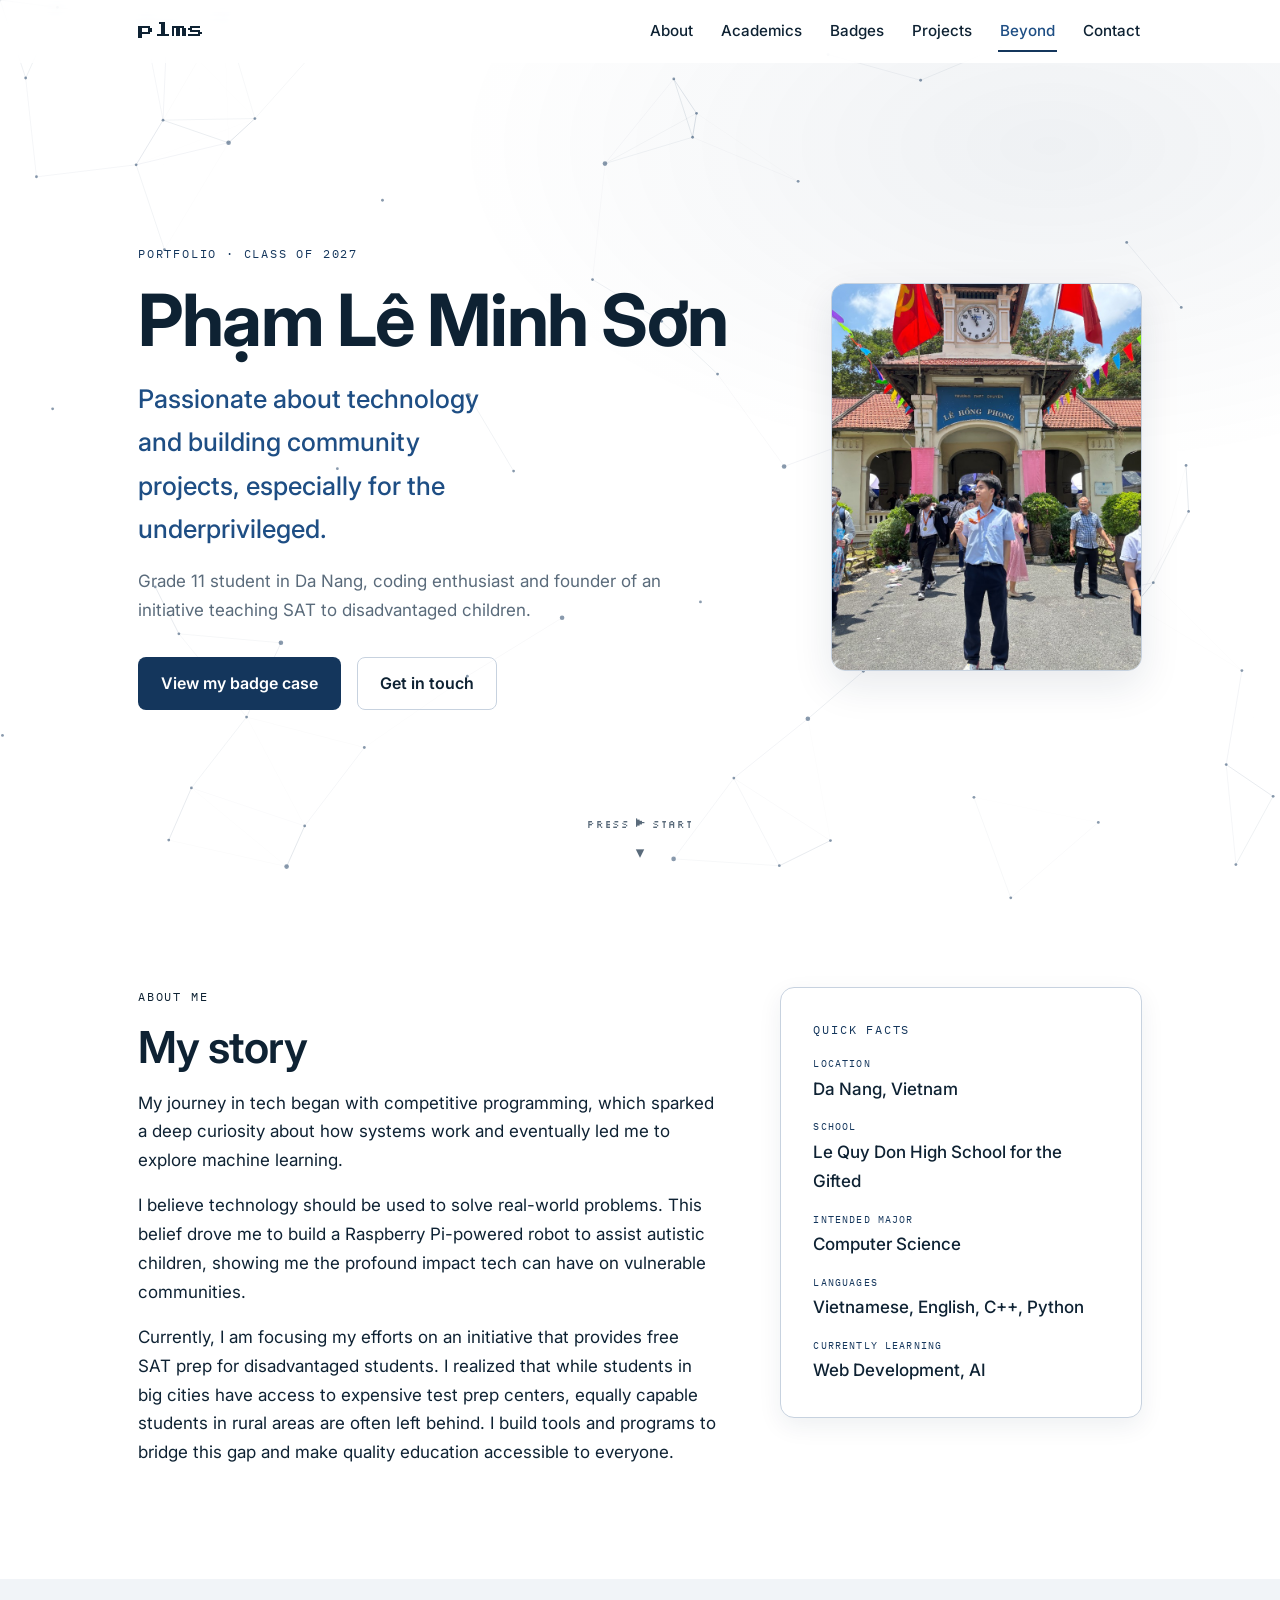
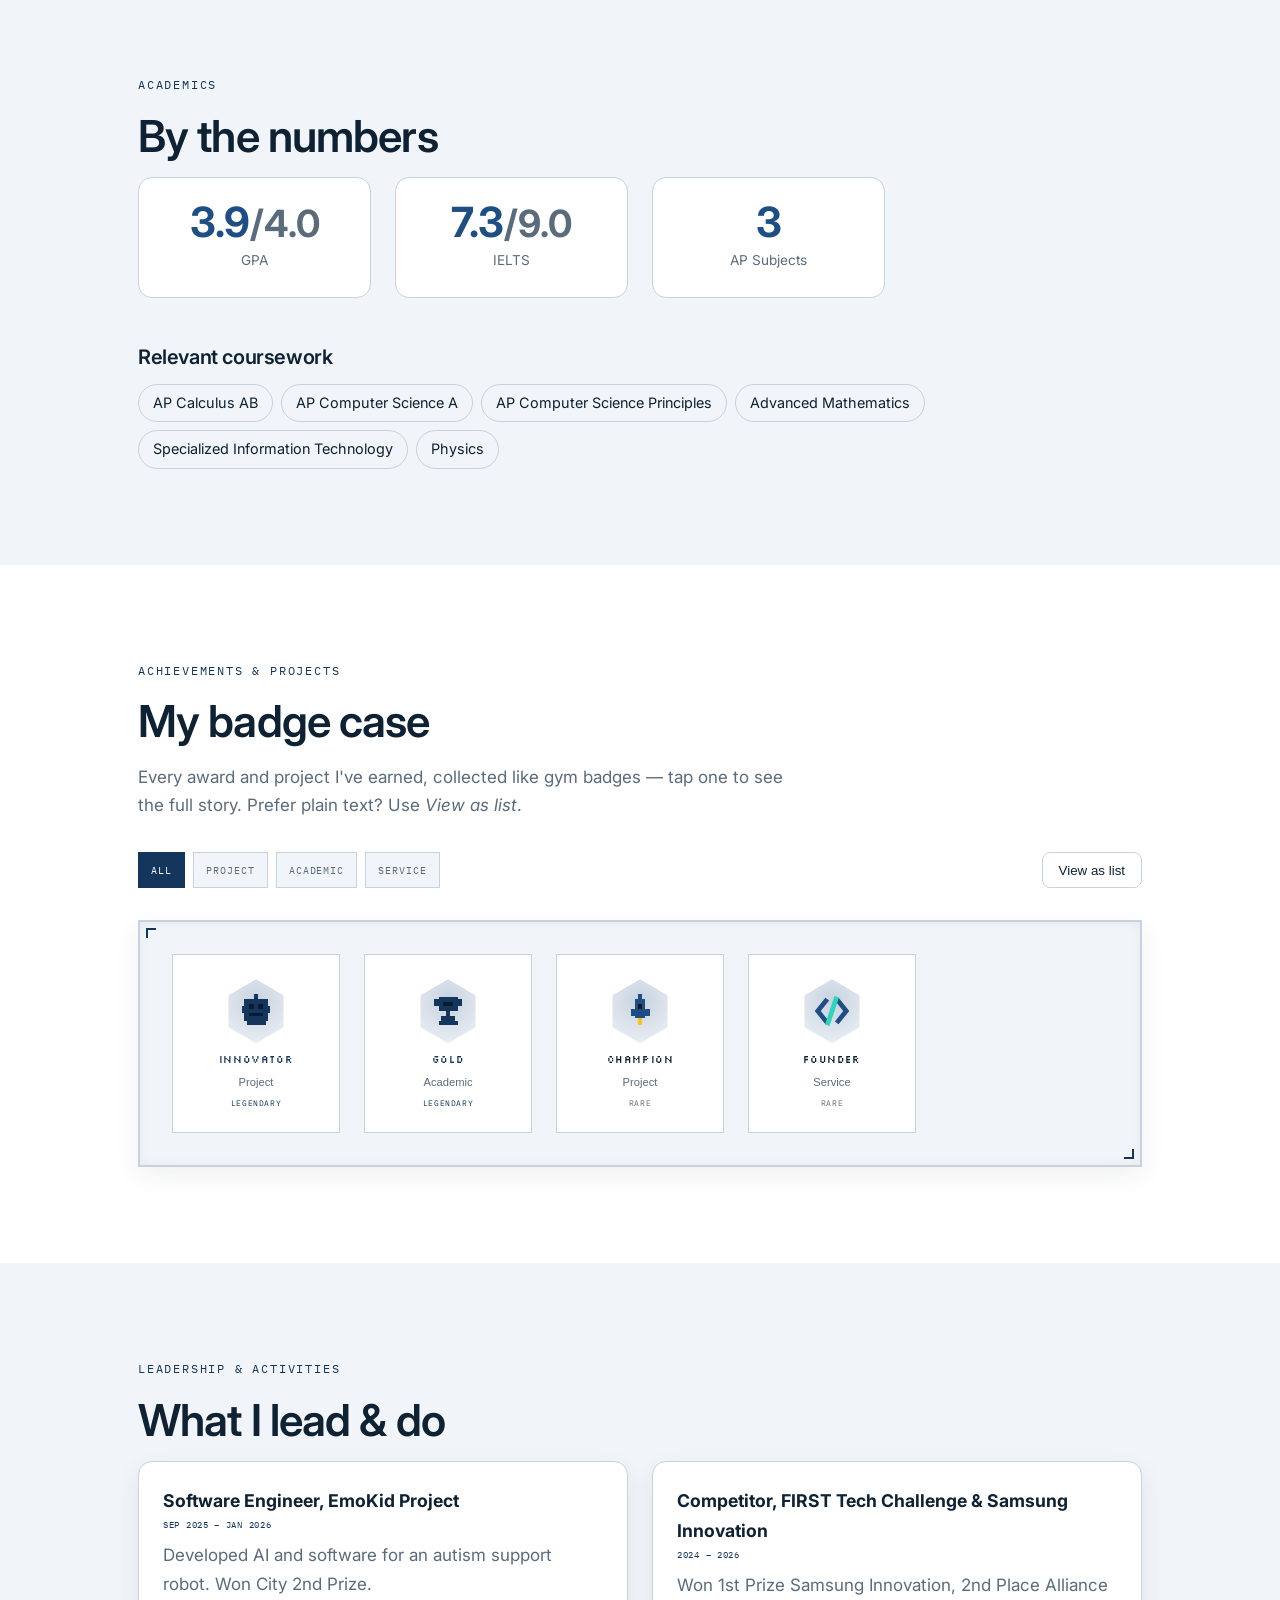
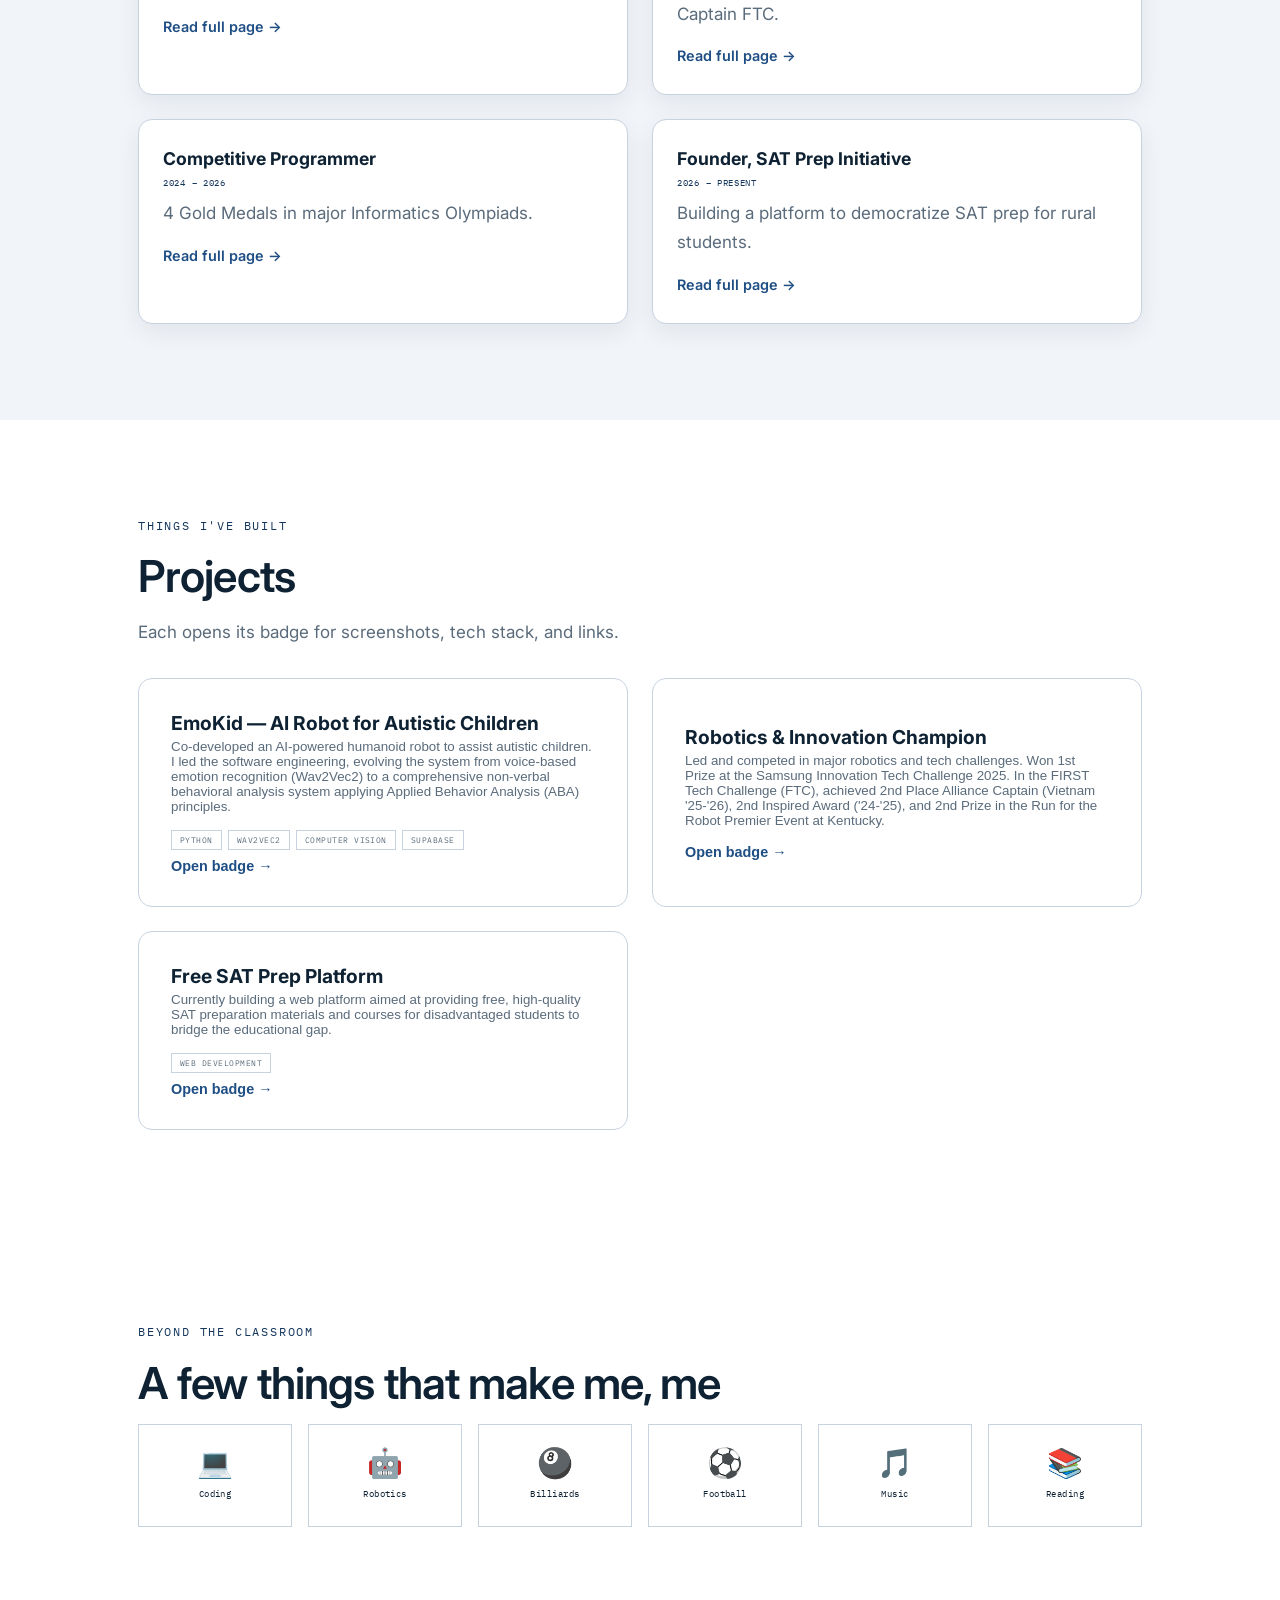
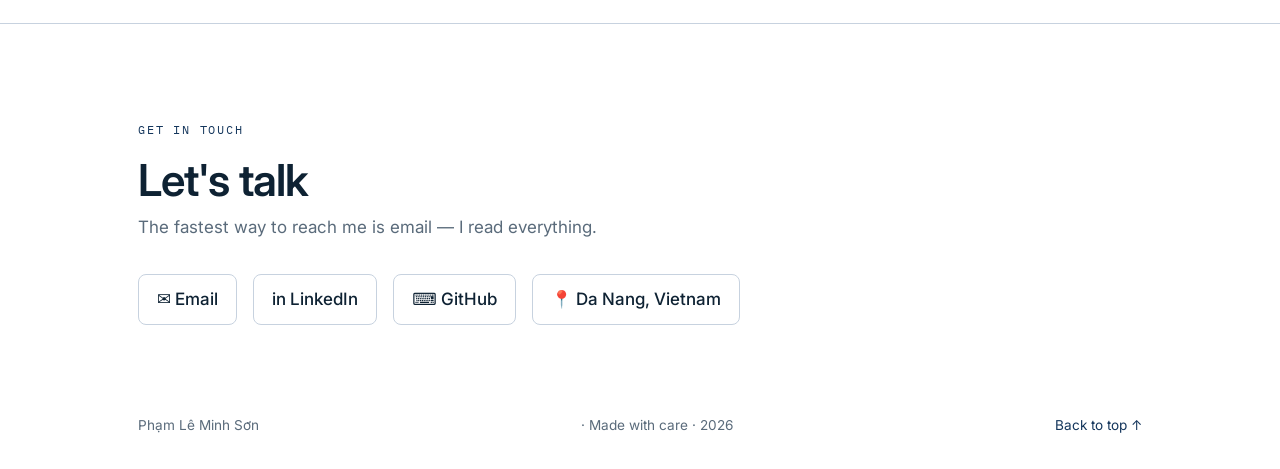
<file: index.html>
<!DOCTYPE html>
<html lang="en">
<head>
  <meta charset="UTF-8">
  <meta name="viewport" content="width=device-width, initial-scale=1.0">
  <title>Phạm Lê Minh Sơn — Portfolio</title>
  <meta name="description" content="Portfolio of Phạm Lê Minh Sơn - A Grade 11 student passionate about technology and building community projects.">

  <link rel="icon" type="image/svg+xml" href="assets/favicon.svg">

  <!-- Fonts: Inter (body + display), IBM Plex Mono (small labels), Silkscreen + Press Start 2P (logo + badge pixel accents) -->
  <link rel="preconnect" href="https://fonts.googleapis.com">
  <link rel="preconnect" href="https://fonts.gstatic.com" crossorigin>
  <link href="https://fonts.googleapis.com/css2?family=Inter:wght@400;500;600;700&family=IBM+Plex+Mono:wght@400;500;600&family=Silkscreen:wght@400;700&family=Press+Start+2P&display=swap" rel="stylesheet">

  <link rel="stylesheet" href="css/style.css">
</head>
<body>
  <canvas id="starfield" class="bg-constellation" aria-hidden="true"></canvas>
  <a class="skip-link" href="#main">Skip to content</a>

  <!-- ============================ NAV ============================ -->
  <header class="nav" id="nav">
    <div class="nav__inner">
      <a href="#hero" class="nav__brand" data-content="initials" aria-label="Home">SN</a>

      <nav class="nav__links" aria-label="Primary">
        <a href="#about">About</a>
        <a href="#academics">Academics</a>
        <a href="#badges">Badges</a>
        <a href="#projects">Projects</a>
        <a href="#beyond">Beyond</a>
        <a href="#contact">Contact</a>
      </nav>

      <button class="nav__toggle" id="navToggle" aria-label="Open menu" aria-expanded="false" aria-controls="mobileMenu">
        <span></span><span></span><span></span>
      </button>
    </div>

    <!-- Mobile slide-in menu -->
    <nav class="nav__mobile" id="mobileMenu" aria-label="Mobile" hidden>
      <a href="#about">About</a>
      <a href="#academics">Academics</a>
      <a href="#badges">Badges</a>
      <a href="#projects">Projects</a>
      <a href="#beyond">Beyond</a>
      <a href="#contact">Contact</a>
    </nav>
  </header>

  <main id="main">

    <!-- ============================ HERO ============================ -->
    <section class="hero" id="hero">
      <div class="container hero__inner">
        <div class="hero__text">
          <p class="eyebrow">PORTFOLIO · <span data-content="classOf">CLASS OF 2026</span></p>
          <h1 class="hero__title" data-content="name">Student Name</h1>
          <p class="hero__tagline" data-content="tagline">Building technology that makes learning accessible for students like me.</p>
          <p class="hero__sub" data-content="heroSub"></p>
          <div class="hero__cta">
            <a href="#badges" class="btn btn--primary">View my badge case</a>
            <a href="#contact" class="btn btn--ghost">Get in touch</a>
          </div>
        </div>
        <figure class="hero__portrait reveal" data-photo="portrait" data-hint="Add your portrait → content.js: portrait"></figure>
      </div>
      <a href="#about" class="hero__scroll" aria-label="Scroll to content">
        <span class="hero__scroll-pixel">press ▶ start</span>
        <span class="hero__scroll-arrow" aria-hidden="true">▾</span>
      </a>
    </section>

    <!-- ============================ ABOUT ============================ -->
    <section class="section" id="about">
      <div class="container about__grid">
        <div class="about__story reveal">
          <p class="eyebrow">ABOUT ME</p>
          <h2>My story</h2>
          <div data-content="about"><!-- paragraphs injected from content.js --></div>
        </div>
        <aside class="about__facts reveal">
          <p class="eyebrow">QUICK FACTS</p>
          <dl data-content="quickFacts"><!-- injected --></dl>
        </aside>
      </div>
    </section>

    <!-- ============================ ACADEMICS ============================ -->
    <section class="section section--alt" id="academics">
      <div class="container">
        <p class="eyebrow">ACADEMICS</p>
        <h2>By the numbers</h2>
        <div class="stats" data-content="stats"><!-- stat cards injected --></div>

        <h3 class="academics__sub">Relevant coursework</h3>
        <ul class="chips" data-content="coursework"><!-- chips injected --></ul>
      </div>
    </section>

    <!-- ============================ BADGE CASE ============================ -->
    <section class="section" id="badges">
      <div class="container">
        <p class="eyebrow">ACHIEVEMENTS &amp; PROJECTS</p>
        <h2>My badge case</h2>
        <p class="section__intro">Every award and project I've earned, collected like gym badges — tap one to see the full story. Prefer plain text? Use <em>View as list</em>.</p>

        <div class="badges__controls">
          <div class="filters" id="badgeFilters" role="tablist" aria-label="Filter badges by category"><!-- chips injected --></div>
          <button class="toggle-view" id="toggleView" aria-pressed="false">View as list</button>
        </div>

        <!-- Badge case grid -->
        <div class="badge-case" id="badgeCase">
          <div class="badge-grid" id="badgeGrid" role="list"><!-- badges injected --></div>
        </div>

        <!-- Accessible list fallback (same data) -->
        <div class="badge-list" id="badgeList" hidden><!-- list injected --></div>
      </div>
    </section>

    <!-- ============================ LEADERSHIP / ACTIVITIES ============================ -->
    <section class="section section--alt" id="leadership">
      <div class="container">
        <p class="eyebrow">LEADERSHIP &amp; ACTIVITIES</p>
        <h2>What I lead &amp; do</h2>
        <div class="activities" data-content="activities"><!-- cards injected --></div>
      </div>
    </section>

    <!-- ============================ PROJECTS ============================ -->
    <section class="section" id="projects">
      <div class="container">
        <p class="eyebrow">THINGS I'VE BUILT</p>
        <h2>Projects</h2>
        <p class="section__intro">Each opens its badge for screenshots, tech stack, and links.</p>
        <div class="projects" data-content="projects"><!-- project cards injected --></div>
      </div>
    </section>

    <!-- ============================ BEYOND ============================ -->
    <section class="section" id="beyond">
      <div class="container">
        <p class="eyebrow">BEYOND THE CLASSROOM</p>
        <h2>A few things that make me, me</h2>
        <ul class="hobbies" data-content="hobbies"><!-- pixel tiles injected --></ul>
      </div>
    </section>

  </main>

  <!-- ============================ CONTACT / FOOTER ============================ -->
  <footer class="footer" id="contact">
    <div class="container">
      <p class="eyebrow">GET IN TOUCH</p>
      <h2 class="footer__title">Let's talk</h2>
      <p class="footer__lead">The fastest way to reach me is email — I read everything.</p>
      <div class="footer__links" data-content="contactLinks"><!-- injected --></div>
      <div class="footer__bottom">
        <span data-content="name">Student Name</span> · Made with care · 2026
        <a href="#hero" class="footer__top">Back to top ↑</a>
      </div>
    </div>
  </footer>

  <!-- ============================ BADGE MODAL ============================ -->
  <div class="modal" id="modal" role="dialog" aria-modal="true" aria-labelledby="modalTitle" hidden>
    <div class="modal__backdrop" data-close></div>
    <div class="modal__panel" role="document">
      <button class="modal__close" data-close aria-label="Close">✕</button>
      <div class="modal__body" id="modalBody"><!-- injected --></div>
    </div>
  </div>

  <!-- content first, then shared icons, then logic -->
  <script src="data/content.js"></script>
  <script src="js/icons.js"></script>
  <script src="js/main.js"></script>
</body>
</html>
</file>
<file: css/style.css>
/* =============================================================================
   College Application Portfolio — light theme (white + navy, Inter + IBM Plex Mono, pixel accents)
   All design tokens live in :root. Edit content in data/content.js, not here.
   ============================================================================= */

/* ---------- Design tokens ---------- */
:root {
  /* color palette */
  --navy-900: #FFFFFF;   /* page background (white) */
  --navy-800: #F1F4F8;   /* alt sections / chips / panels (light) */
  --navy-700: #FFFFFF;   /* cards / surfaces (white, use border) */
  --navy-600: #C7D2DF;   /* hairline borders */
  --teal-400: #14365C;   /* PRIMARY accent = deep navy */
  --teal-300: #1E4E84;   /* accent hover / accent text on white */
  --cyan-500: #2A5A92;   /* secondary navy */
  --ink-050:  #0E2233;   /* primary text = near-navy ink */
  --ink-300:  #5A6B7B;   /* muted text */
  --gold-400: #14365C;   /* legendary -> navy (two-colour palette) */
  --white:    #FFFFFF;
  --on-accent:#FFFFFF;   /* text on navy accent backgrounds */

  /* fonts */
  --font-body:    "Inter", system-ui, -apple-system, "Segoe UI", Arial, sans-serif;
  --font-display: "Inter", system-ui, -apple-system, "Segoe UI", Arial, sans-serif;
  --font-pixel:   "Silkscreen", "Press Start 2P", monospace;
  --font-pixel-lg:"Press Start 2P", "Silkscreen", monospace;
  --font-mono:    "IBM Plex Mono", ui-monospace, SFMono-Regular, Menlo, "Liberation Mono", monospace;

  /* spacing scale (8px base) */
  --s-1: 8px;  --s-2: 16px; --s-3: 24px; --s-4: 32px;
  --s-5: 48px; --s-6: 64px; --s-7: 96px; --s-8: 128px;

  /* layout */
  --maxw: 1100px;
  --gutter: 24px;

  /* radius */
  --r-card: 14px;
  --r-btn: 8px;

  /* shadow */
  --shadow-soft: 0 14px 40px rgba(15, 36, 64, 0.10);
  --shadow-card: 0 8px 24px rgba(15, 36, 64, 0.07);

  /* motion */
  --t-fast: 160ms;
  --t-med: 280ms;
  --ease: cubic-bezier(0.22, 1, 0.36, 1);
}

@media (min-width: 768px) { :root { --gutter: 48px; } }

/* ---------- Reset & base ---------- */
*, *::before, *::after { box-sizing: border-box; }
html { scroll-behavior: smooth; background: var(--navy-900); }
@media (prefers-reduced-motion: reduce) { html { scroll-behavior: auto; } }

body {
  margin: 0;
  font-family: var(--font-body);
  font-size: 1.0625rem;
  line-height: 1.7;
  color: var(--ink-050);
  background: transparent;
  -webkit-font-smoothing: antialiased;
  overflow-x: hidden;
}

h1, h2, h3 { font-family: var(--font-display); font-weight: 600; letter-spacing: -0.02em; line-height: 1.12; margin: 0 0 var(--s-2); }
h2 { font-size: clamp(1.75rem, 3.5vw, 2.75rem); }
h3 { font-size: 1.25rem; }
p { margin: 0 0 var(--s-2); }
a { color: var(--teal-400); text-decoration: none; }
a:hover { color: var(--teal-300); }
img, svg, canvas { display: block; max-width: 100%; }

.container { max-width: var(--maxw); margin: 0 auto; padding: 0 var(--gutter); }

/* ---------- Full-page constellation background ---------- */
.bg-constellation { position: fixed; inset: 0; width: 100%; height: 100%; z-index: 0; pointer-events: none; }
#main { position: relative; z-index: 1; }
.nav, .footer { position: relative; z-index: 2; }


/* skip link */
.skip-link {
  position: absolute; left: 8px; top: -48px;
  background: var(--teal-400); color: var(--on-accent);
  padding: 8px 16px; border-radius: var(--r-btn); font-weight: 600; z-index: 200;
  transition: top var(--t-fast) var(--ease);
}
.skip-link:focus { top: 8px; }

/* visible focus rings everywhere */
:focus-visible {
  outline: 3px solid var(--teal-400);
  outline-offset: 3px;
  border-radius: 4px;
}

/* eyebrow label (pixel accent) */
.eyebrow {
  font-family: var(--font-mono);
  font-size: 0.75rem;
  letter-spacing: 0.15em;
  text-transform: uppercase;
  color: var(--teal-400);
  margin: 0 0 var(--s-2);
}

/* section rhythm */
.section { padding: 56px 0; }
@media (min-width: 768px) { .section { padding: 96px 0; } }
.section--alt { background: var(--navy-800); }
.section__intro { color: var(--ink-300); max-width: 60ch; margin-bottom: var(--s-4); }

/* ---------- Buttons ---------- */
.btn {
  display: inline-flex; align-items: center; justify-content: center;
  min-height: 44px; padding: 12px 22px;
  border-radius: var(--r-btn); font-weight: 600; font-size: 1rem;
  border: 1px solid transparent; cursor: pointer;
  transition: transform var(--t-fast) var(--ease), background var(--t-fast), color var(--t-fast), border-color var(--t-fast);
}
.btn--primary { background: var(--teal-400); color: var(--on-accent); }
.btn--primary:hover { background: var(--teal-300); color: var(--navy-900); transform: translateY(-2px); }
.btn--ghost { background: transparent; color: var(--ink-050); border-color: var(--navy-600); }
.btn--ghost:hover { border-color: var(--teal-400); color: var(--teal-300); transform: translateY(-2px); }

/* =============================================================================
   NAV
   ============================================================================= */
.nav {
  position: sticky; top: 0; z-index: 100;
  background: rgba(255, 255, 255, 0.72);
  backdrop-filter: blur(8px);
  border-bottom: 1px solid transparent;
  transition: background var(--t-med), border-color var(--t-med);
}
.nav.is-scrolled {
  background: rgba(255, 255, 255, 0.92);
  border-bottom-color: var(--navy-600);
}
.nav__inner {
  max-width: var(--maxw); margin: 0 auto; padding: 12px var(--gutter);
  display: flex; align-items: center; justify-content: space-between;
}
.nav__brand {
  font-family: var(--font-pixel-lg); font-size: 1rem;
  color: var(--ink-050); letter-spacing: 0.05em;
}
.nav__brand:hover { color: var(--teal-300); }
.nav__links { display: none; gap: var(--s-3); }
.nav__links a {
  color: var(--ink-050); font-weight: 500; font-size: 0.95rem;
  padding: 6px 2px; position: relative;
}
.nav__links a::after {
  content: ""; position: absolute; left: 0; right: 0; bottom: -2px; height: 2px;
  background: var(--teal-400); transform: scaleX(0); transform-origin: left;
  transition: transform var(--t-fast) var(--ease);
}
.nav__links a:hover, .nav__links a.is-active { color: var(--teal-300); }
.nav__links a.is-active::after { transform: scaleX(1); }

/* hamburger */
.nav__toggle {
  display: flex; flex-direction: column; gap: 4px;
  width: 44px; height: 44px; align-items: center; justify-content: center;
  background: transparent; border: 1px solid var(--navy-600); border-radius: var(--r-btn);
  cursor: pointer;
}

/* desktop: show inline links, hide hamburger (declared AFTER base so it wins) */
@media (min-width: 768px) {
  .nav__links { display: flex; }
  .nav__toggle { display: none; }
}
.nav__toggle span { width: 20px; height: 2px; background: var(--ink-050); transition: transform var(--t-fast), opacity var(--t-fast); }
.nav__toggle[aria-expanded="true"] span:nth-child(1) { transform: translateY(6px) rotate(45deg); }
.nav__toggle[aria-expanded="true"] span:nth-child(2) { opacity: 0; }
.nav__toggle[aria-expanded="true"] span:nth-child(3) { transform: translateY(-6px) rotate(-45deg); }

.nav__mobile {
  display: flex; flex-direction: column;
  background: var(--navy-800); border-top: 1px solid var(--navy-600);
  padding: var(--s-2) var(--gutter);
}
.nav__mobile[hidden] { display: none; }
.nav__mobile a { color: var(--ink-050); padding: 14px 0; font-weight: 500; border-bottom: 1px solid var(--navy-700); }
.nav__mobile a:last-child { border-bottom: none; }

/* =============================================================================
   HERO
   ============================================================================= */
.hero {
  position: relative; min-height: 92vh;
  display: flex; align-items: center;
  overflow: hidden;
  background:
    radial-gradient(960px 520px at 82% 10%, rgba(20,54,92,0.07), transparent 62%);
}
.hero__bg { position: absolute; inset: 0; z-index: 0; pointer-events: none; }
.hero__bg canvas { width: 100%; height: 100%; opacity: 1; }
/* on small screens the text spans wider — darken the photo further so copy stays AA-readable */
@media (max-width: 640px) {
  .hero {
    background:
      radial-gradient(700px 420px at 70% 10%, rgba(20,54,92,0.06), transparent 60%);
  }
}
.hero__inner { position: relative; z-index: 1; min-width: 0; width: 100%; padding-top: var(--s-6); padding-bottom: var(--s-6); }
.hero__title {
  font-size: clamp(2.5rem, 6vw, 4.5rem); font-weight: 700;
  margin-bottom: var(--s-2); letter-spacing: -0.02em;
}
.hero__tagline {
  font-family: var(--font-display); font-weight: 500;
  font-size: clamp(1.15rem, 2.4vw, 1.6rem);
  color: var(--teal-300); max-width: 24ch; margin-bottom: var(--s-2);
}
.hero__sub { color: var(--ink-300); max-width: 52ch; margin-bottom: var(--s-4); }
.hero__cta { display: flex; flex-wrap: wrap; gap: var(--s-2); }

.hero__scroll {
  position: absolute; left: 50%; bottom: 24px; transform: translateX(-50%);
  display: flex; flex-direction: column; align-items: center; gap: 6px;
  color: var(--ink-300);
}
.hero__scroll-pixel { font-family: var(--font-pixel); font-size: 0.6rem; letter-spacing: 0.1em; }
.hero__scroll-arrow { animation: bob 1.8s var(--ease) infinite; }
@keyframes bob { 0%,100% { transform: translateY(0); } 50% { transform: translateY(6px); } }

/* =============================================================================
   ABOUT
   ============================================================================= */
.about__grid { display: grid; gap: var(--s-5); }
@media (min-width: 900px) { .about__grid { grid-template-columns: 1.6fr 1fr; gap: var(--s-6); } }
.about__story p { color: var(--ink-050); }
.about__facts {
  background: var(--navy-700); border: 1px solid var(--navy-600);
  border-radius: var(--r-card); padding: var(--s-4); box-shadow: var(--shadow-card);
  align-self: start;
}
.about__facts dl { margin: 0; display: grid; gap: var(--s-2); }
.about__facts .fact { display: grid; gap: 2px; }
.about__facts dt { font-family: var(--font-mono); font-size: 0.6rem; letter-spacing: 0.12em; color: var(--teal-400); text-transform: uppercase; }
.about__facts dd { margin: 0; color: var(--ink-050); font-weight: 500; }

/* =============================================================================
   ACADEMICS
   ============================================================================= */
.stats {
  display: grid; grid-template-columns: repeat(2, 1fr); gap: var(--s-2);
  margin-bottom: var(--s-5);
}
@media (min-width: 768px) { .stats { grid-template-columns: repeat(4, 1fr); gap: var(--s-3); } }
.stat {
  background: var(--navy-700); border: 1px solid var(--navy-600);
  border-radius: var(--r-card); padding: var(--s-3); text-align: center;
}
.stat__value { font-family: var(--font-display); font-weight: 700; font-size: clamp(1.8rem, 4vw, 2.6rem); color: var(--teal-300); line-height: 1; }
.stat__suffix { font-size: 0.9em; color: var(--ink-300); }
.stat__label { font-size: 0.85rem; color: var(--ink-300); margin-top: 6px; }

.academics__sub { margin-top: var(--s-4); }
.chips { list-style: none; padding: 0; margin: 0; display: flex; flex-wrap: wrap; gap: var(--s-1); }
.chips li {
  border: 1px solid var(--navy-600); background: var(--navy-800);
  border-radius: 999px; padding: 6px 14px; font-size: 0.9rem; color: var(--ink-050);
}

/* =============================================================================
   BADGE CASE
   ============================================================================= */
.badges__controls {
  display: flex; flex-wrap: wrap; gap: var(--s-2);
  align-items: center; justify-content: space-between; margin-bottom: var(--s-4);
}
.filters { display: flex; flex-wrap: wrap; gap: var(--s-1); }
.filter-chip {
  font-family: var(--font-mono); font-size: 0.6rem; letter-spacing: 0.1em; text-transform: uppercase;
  background: var(--navy-800); color: var(--ink-300);
  border: 1px solid var(--navy-600); border-radius: 0; /* sharp = pixel motif */
  padding: 8px 12px; min-height: 36px; cursor: pointer;
  transition: background var(--t-fast), color var(--t-fast), border-color var(--t-fast);
}
.filter-chip:hover { color: var(--teal-300); border-color: var(--teal-400); }
.filter-chip.is-active { background: var(--teal-400); color: var(--on-accent); border-color: var(--teal-400); }

.toggle-view {
  background: transparent; color: var(--ink-050);
  border: 1px solid var(--navy-600); border-radius: var(--r-btn);
  padding: 8px 16px; min-height: 36px; cursor: pointer; font-weight: 500;
  transition: border-color var(--t-fast), color var(--t-fast);
}
.toggle-view:hover { border-color: var(--teal-400); color: var(--teal-300); }

/* the "case" panel */
.badge-case {
  background:
    linear-gradient(180deg, rgba(255,255,255,0.02), transparent 40%),
    var(--navy-800);
  border: 2px solid var(--navy-600);
  border-radius: 0; /* sharp corners for retro case */
  padding: var(--s-4);
  box-shadow: inset 0 1px 12px rgba(15,36,64,0.05), var(--shadow-card);
  position: relative;
}
/* pixel-frame corner ticks */
.badge-case::before, .badge-case::after {
  content: ""; position: absolute; width: 10px; height: 10px; border: 2px solid var(--teal-400);
}
.badge-case::before { top: 6px; left: 6px; border-right: none; border-bottom: none; }
.badge-case::after { bottom: 6px; right: 6px; border-left: none; border-top: none; }

.badge-grid {
  display: grid; gap: var(--s-3);
  grid-template-columns: repeat(2, 1fr);
}
@media (min-width: 640px) { .badge-grid { grid-template-columns: repeat(3, 1fr); } }
@media (min-width: 900px) { .badge-grid { grid-template-columns: repeat(4, 1fr); } }
@media (min-width: 1100px){ .badge-grid { grid-template-columns: repeat(5, 1fr); } }

/* a single badge */
.badge {
  display: flex; flex-direction: column; align-items: center; gap: 10px;
  background: var(--navy-700); border: 1px solid var(--navy-600);
  padding: var(--s-3) var(--s-2); cursor: pointer; color: var(--ink-050);
  border-radius: 0; /* pixel motif */
  transition: transform var(--t-fast) var(--ease), box-shadow var(--t-fast), border-color var(--t-fast);
}
.badge:hover, .badge:focus-visible {
  transform: translateY(-4px);
  border-color: var(--teal-400);
  box-shadow: 0 0 0 1px var(--teal-400), 0 0 14px rgba(20,54,92,0.25);
}
/* the emblem slot (hexagon-ish via clip) */
.badge__slot {
  width: 64px; height: 64px; display: grid; place-items: center;
  background: radial-gradient(circle at 50% 35%, var(--navy-600), var(--navy-800));
  clip-path: polygon(50% 0, 93% 25%, 93% 75%, 50% 100%, 7% 75%, 7% 25%);
  color: var(--teal-300);
}
.badge__slot svg { width: 38px; height: 38px; }
.badge.is-legendary .badge__slot { color: var(--gold-400); box-shadow: 0 0 14px rgba(20,54,92,0.16); }
.badge:not(.is-locked):hover .badge__icon { animation: none; }
.badge__icon { animation: float 4s ease-in-out infinite; }
.badge__name {
  font-family: var(--font-pixel); font-size: 0.62rem; letter-spacing: 0.06em;
  text-align: center; line-height: 1.3; color: var(--ink-050);
}
.badge__cat { font-size: 0.7rem; color: var(--ink-300); }
.badge.is-legendary .badge__name { color: var(--gold-400); }

/* rarity dot — never rely on color alone, so we add the text label too */
.badge__rarity {
  font-family: var(--font-mono); font-size: 0.5rem; letter-spacing: 0.08em;
  text-transform: uppercase; color: var(--ink-300);
}
.badge.is-legendary .badge__rarity { color: var(--gold-400); }

/* locked slot */
.badge.is-locked {
  cursor: default; opacity: 0.55; filter: grayscale(1);
  border-style: dashed;
}
.badge.is-locked:hover { transform: none; box-shadow: none; border-color: var(--navy-600); }

@keyframes float { 0%,100% { transform: translateY(0); } 50% { transform: translateY(-4px); } }

/* staggered reveal entrance */
.badge.reveal-badge { opacity: 0; transform: translateY(16px); }
.badge.reveal-badge.is-in { opacity: 1; transform: translateY(0); transition: opacity 420ms var(--ease), transform 420ms var(--ease); }

/* list fallback */
.badge-list { display: grid; gap: var(--s-2); }
.badge-list[hidden] { display: none; } /* class display would otherwise override the hidden attr */
.badge-list__item {
  display: grid; gap: 4px;
  background: var(--navy-700); border: 1px solid var(--navy-600);
  border-left: 4px solid var(--teal-400); border-radius: var(--r-card);
  padding: var(--s-3);
}
.badge-list__item.is-legendary { border-left-color: var(--gold-400); }
.badge-list__head { display: flex; flex-wrap: wrap; gap: var(--s-1); align-items: baseline; justify-content: space-between; }
.badge-list__title { font-family: var(--font-display); font-weight: 700; font-size: 1.05rem; }
.badge-list__meta { font-size: 0.8rem; color: var(--ink-300); }
.badge-list__impact { color: var(--teal-300); font-weight: 600; }
.badge-list__tag {
  font-family: var(--font-mono); font-size: 0.55rem; letter-spacing: 0.08em; text-transform: uppercase;
  color: var(--ink-300);
}

/* =============================================================================
   ACTIVITIES / LEADERSHIP
   ============================================================================= */
.activities { display: grid; gap: var(--s-2); }
@media (min-width: 768px) { .activities { grid-template-columns: repeat(2, 1fr); gap: var(--s-3); } }
.activity {
  background: var(--navy-700); border: 1px solid var(--navy-600);
  border-radius: var(--r-card); padding: var(--s-3); box-shadow: var(--shadow-card);
}
.activity__role { font-family: var(--font-display); font-weight: 700; font-size: 1.1rem; margin-bottom: 2px; }
.activity__period { font-family: var(--font-mono); font-size: 0.55rem; letter-spacing: 0.08em; color: var(--teal-400); text-transform: uppercase; margin-bottom: var(--s-1); }
.activity__impact { color: var(--ink-300); margin: 0; }
/* clickable activity card → detail page */
.activity--link {
  display: block; text-decoration: none; color: inherit; cursor: pointer;
  transition: transform var(--t-fast) var(--ease), border-color var(--t-fast), box-shadow var(--t-fast);
}
.activity--link:hover, .activity--link:focus-visible { transform: translateY(-3px); border-color: var(--teal-400); box-shadow: var(--shadow-card); }
.activity__open { display: inline-block; margin-top: var(--s-2); color: var(--teal-300); font-weight: 600; font-size: 0.9rem; }

/* =============================================================================
   PROJECTS
   ============================================================================= */
.projects { display: grid; gap: var(--s-3); }
@media (min-width: 768px) { .projects { grid-template-columns: repeat(2, 1fr); } }
.project {
  text-align: left; width: 100%;
  background: var(--navy-700); border: 1px solid var(--navy-600);
  border-radius: var(--r-card); padding: var(--s-4); cursor: pointer; color: var(--ink-050);
  transition: transform var(--t-fast) var(--ease), border-color var(--t-fast), box-shadow var(--t-fast);
}
.project:hover, .project:focus-visible { transform: translateY(-3px); border-color: var(--teal-400); box-shadow: var(--shadow-card); }
.project__name { font-family: var(--font-display); font-weight: 700; font-size: 1.2rem; margin-bottom: 4px; }
.project__desc { color: var(--ink-300); margin-bottom: var(--s-2); }
.project__tech { display: flex; flex-wrap: wrap; gap: 6px; margin-bottom: var(--s-1); }
.project__tech span {
  font-family: var(--font-mono); font-size: 0.5rem; letter-spacing: 0.06em; text-transform: uppercase;
  border: 1px solid var(--navy-600); padding: 4px 8px; color: var(--ink-300);
}
.project__open { color: var(--teal-300); font-weight: 600; font-size: 0.9rem; }

/* =============================================================================
   BEYOND (hobbies)
   ============================================================================= */
.hobbies {
  list-style: none; padding: 0; margin: 0;
  display: grid; grid-template-columns: repeat(2, 1fr); gap: var(--s-2);
}
@media (min-width: 640px) { .hobbies { grid-template-columns: repeat(3, 1fr); } }
@media (min-width: 900px) { .hobbies { grid-template-columns: repeat(6, 1fr); } }
.hobby {
  display: flex; flex-direction: column; align-items: center; gap: 8px;
  background: var(--navy-700); border: 1px solid var(--navy-600);
  border-radius: 0; padding: var(--s-3) var(--s-2); text-align: center;
  transition: transform var(--t-fast) var(--ease), border-color var(--t-fast);
}
.hobby:hover { transform: translateY(-3px); border-color: var(--teal-400); }
.hobby__icon { font-size: 1.8rem; line-height: 1; }
.hobby__label { font-family: var(--font-mono); font-size: 0.58rem; letter-spacing: 0.05em; }

/* =============================================================================
   FOOTER / CONTACT
   ============================================================================= */
.footer { background: var(--navy-900); border-top: 1px solid var(--navy-600); padding: var(--s-7) 0 var(--s-4); }
.footer__title { margin-bottom: var(--s-1); }
.footer__lead { color: var(--ink-300); max-width: 48ch; margin-bottom: var(--s-4); }
.footer__links { display: flex; flex-wrap: wrap; gap: var(--s-2); margin-bottom: var(--s-6); }
.footer__links a {
  display: inline-flex; align-items: center; min-height: 44px; gap: 8px;
  padding: 10px 18px; border: 1px solid var(--navy-600); border-radius: var(--r-btn);
  color: var(--ink-050); font-weight: 500;
}
.footer__links a:hover { border-color: var(--teal-400); color: var(--teal-300); }
.footer__bottom {
  display: flex; flex-wrap: wrap; gap: var(--s-2); justify-content: space-between;
  border-top: 1px solid var(--navy-700); padding-top: var(--s-3);
  font-size: 0.85rem; color: var(--ink-300);
}

/* =============================================================================
   MODAL
   ============================================================================= */
.modal { position: fixed; inset: 0; z-index: 300; display: grid; place-items: center; padding: var(--s-2); }
.modal[hidden] { display: none; }
.modal__backdrop { position: absolute; inset: 0; background: rgba(15, 36, 64, 0.45); backdrop-filter: blur(3px); }
.modal__panel {
  position: relative; z-index: 1; width: min(620px, 100%); max-height: 90vh; overflow-y: auto;
  background: var(--navy-800); border: 1px solid var(--navy-600);
  border-radius: var(--r-card); box-shadow: var(--shadow-soft);
  padding: var(--s-5) var(--s-4) var(--s-4);
  animation: modal-in var(--t-med) var(--ease);
}
@keyframes modal-in { from { opacity: 0; transform: translateY(12px) scale(0.98); } to { opacity: 1; transform: none; } }
.modal__close {
  position: absolute; top: 12px; right: 12px; width: 40px; height: 40px;
  background: var(--navy-700); border: 1px solid var(--navy-600); color: var(--ink-050);
  border-radius: var(--r-btn); cursor: pointer; font-size: 1rem;
}
.modal__close:hover { border-color: var(--teal-400); color: var(--teal-300); }

.modal__art {
  width: 92px; height: 92px; margin-bottom: var(--s-2);
  display: grid; place-items: center;
  background: radial-gradient(circle at 50% 35%, var(--navy-600), var(--navy-700));
  clip-path: polygon(50% 0, 93% 25%, 93% 75%, 50% 100%, 7% 75%, 7% 25%);
  color: var(--teal-300);
}
.modal__art.is-legendary { color: var(--gold-400); box-shadow: 0 0 24px rgba(20,54,92,0.16); }
.modal__art svg { width: 52px; height: 52px; }
.modal__name { font-family: var(--font-pixel); font-size: 0.85rem; color: var(--teal-300); letter-spacing: 0.06em; margin-bottom: 4px; }
.modal__name.is-legendary { color: var(--gold-400); }
.modal__tag { display: inline-block; font-family: var(--font-mono); font-size: 0.5rem; letter-spacing: 0.08em; text-transform: uppercase; color: var(--ink-300); border: 1px solid var(--navy-600); padding: 4px 8px; margin-bottom: var(--s-2); }
.modal__title { font-family: var(--font-display); font-size: 1.4rem; margin-bottom: 2px; }
.modal__period { font-size: 0.85rem; color: var(--ink-300); margin-bottom: var(--s-2); }
.modal__detail { color: var(--ink-050); margin-bottom: var(--s-2); }
.modal__impact {
  display: inline-block; background: rgba(20,54,92,0.12);
  border: 1px solid var(--teal-400); color: var(--teal-300);
  padding: 8px 14px; border-radius: var(--r-btn); font-weight: 600; margin-bottom: var(--s-3);
}
.modal__tech { display: flex; flex-wrap: wrap; gap: 6px; margin-bottom: var(--s-3); }
.modal__tech span { font-family: var(--font-mono); font-size: 0.5rem; letter-spacing: 0.06em; text-transform: uppercase; border: 1px solid var(--navy-600); padding: 4px 8px; color: var(--ink-300); }
.modal__links { display: flex; flex-wrap: wrap; gap: var(--s-2); }
.modal__links a {
  display: inline-flex; min-height: 44px; align-items: center; padding: 8px 16px;
  border: 1px solid var(--navy-600); border-radius: var(--r-btn); color: var(--ink-050); font-weight: 500;
}
.modal__links a:hover { border-color: var(--teal-400); color: var(--teal-300); }

/* primary CTA in modal → full detail page */
.modal__cta {
  display: flex; align-items: center; justify-content: center;
  min-height: 48px; margin-bottom: var(--s-2); padding: 12px 20px;
  background: var(--teal-400); color: var(--on-accent); font-weight: 700;
  border-radius: var(--r-btn); transition: background var(--t-fast), transform var(--t-fast) var(--ease);
}
.modal__cta:hover { background: var(--teal-300); color: var(--navy-900); transform: translateY(-2px); }

/* neutral image placeholder block (REPLACE) */
.placeholder-img {
  width: 100%; aspect-ratio: 16 / 9; margin-bottom: var(--s-3);
  display: grid; place-items: center; text-align: center;
  background: repeating-linear-gradient(45deg, var(--navy-700), var(--navy-700) 12px, var(--navy-800) 12px, var(--navy-800) 24px);
  border: 1px dashed var(--navy-600); border-radius: var(--r-card);
  color: var(--ink-300); font-family: var(--font-mono); font-size: 0.6rem; letter-spacing: 0.08em; padding: var(--s-2);
}
.placeholder-img--wide { aspect-ratio: 21 / 9; }

/* =============================================================================
   DETAIL PAGE (detail.html)
   ============================================================================= */
.detail-page { background: var(--navy-900); }
.detail { padding-top: var(--s-6); padding-bottom: var(--s-7); }
.detail__head { max-width: 820px; }
.detail__back {
  display: inline-block; margin-bottom: var(--s-4);
  font-family: var(--font-mono); font-size: 0.62rem; letter-spacing: 0.08em;
  color: var(--ink-300); text-transform: uppercase;
}
.detail__back:hover { color: var(--teal-300); }
.detail__back--bottom { margin-top: var(--s-5); margin-bottom: 0; }

.detail__head-art {
  width: 96px; height: 96px; margin-bottom: var(--s-2);
  display: grid; place-items: center;
  background: radial-gradient(circle at 50% 35%, var(--navy-600), var(--navy-700));
  clip-path: polygon(50% 0, 93% 25%, 93% 75%, 50% 100%, 7% 75%, 7% 25%);
  color: var(--teal-300);
}
.detail__head-art.is-legendary { color: var(--gold-400); box-shadow: 0 0 24px rgba(20,54,92,0.16); }
.detail__head-art svg { width: 54px; height: 54px; }
.detail__name { font-family: var(--font-pixel); font-size: 0.9rem; color: var(--teal-300); letter-spacing: 0.06em; margin-bottom: 6px; }
.detail__name.is-legendary { color: var(--gold-400); }
.detail__head h1 { font-size: clamp(1.9rem, 4.5vw, 3rem); margin: var(--s-1) 0 4px; }
.detail__period { font-size: 0.9rem; color: var(--ink-300); margin-bottom: var(--s-2); }

.detail__cover { margin: var(--s-4) 0 0; }
.detail__cover img, .detail__figure img {
  width: 100%; height: auto; border-radius: var(--r-card);
  border: 1px solid var(--navy-600); display: block;
}

.detail__body { max-width: 720px; margin-top: var(--s-5); }
.detail__lead {
  font-family: var(--font-display); font-size: clamp(1.15rem, 2.2vw, 1.45rem);
  line-height: 1.5; color: var(--ink-050); margin-bottom: var(--s-4);
}
.detail__body h2 {
  font-size: clamp(1.3rem, 2.6vw, 1.75rem); margin-top: var(--s-5); margin-bottom: var(--s-2);
}
.detail__body p { color: var(--ink-050); margin-bottom: var(--s-3); }
.detail__body ul { color: var(--ink-050); padding-left: 1.25em; margin-bottom: var(--s-3); }
.detail__body li { margin-bottom: var(--s-1); }
.detail__figure { margin: var(--s-4) 0; }
.detail__figure figcaption { color: var(--ink-300); font-size: 0.85rem; margin-top: var(--s-1); text-align: center; }

.detail__quote {
  margin: var(--s-4) 0; padding: var(--s-3) var(--s-4);
  border-left: 4px solid var(--teal-400); background: var(--navy-800); border-radius: 0 var(--r-card) var(--r-card) 0;
}
.detail__quote p { font-family: var(--font-display); font-size: 1.2rem; color: var(--ink-050); margin-bottom: var(--s-1); }
.detail__quote cite { color: var(--ink-300); font-style: normal; font-size: 0.9rem; }

.detail__stat {
  display: inline-flex; flex-direction: column; gap: 2px;
  margin: var(--s-2) 0 var(--s-3); padding: var(--s-3) var(--s-4);
  background: rgba(20,54,92,0.10); border: 1px solid var(--teal-400); border-radius: var(--r-card);
}
.detail__stat-value { font-family: var(--font-display); font-weight: 700; font-size: 2rem; color: var(--teal-300); line-height: 1; }
.detail__stat-label { color: var(--ink-300); font-size: 0.9rem; }

.detail__prompt {
  margin-top: var(--s-3); padding: var(--s-3); color: var(--ink-300);
  border: 1px dashed var(--navy-600); border-radius: var(--r-card); font-size: 0.95rem;
}
.detail__prompt code { color: var(--teal-300); }
.detail__notfound { padding: var(--s-7) var(--gutter); text-align: center; }
.detail__notfound h1 { margin-bottom: var(--s-2); }

/* =============================================================================
   Scroll-reveal utility
   ============================================================================= */
.reveal { opacity: 0; transform: translateY(16px); }
.reveal.is-in { opacity: 1; transform: none; transition: opacity 500ms var(--ease), transform 500ms var(--ease); }

/* =============================================================================
   Reduced motion: disable all non-essential animation
   ============================================================================= */
@media (prefers-reduced-motion: reduce) {
  *, *::before, *::after { animation-duration: 0.001ms !important; animation-iteration-count: 1 !important; transition-duration: 0.001ms !important; }
  .reveal, .badge.reveal-badge { opacity: 1 !important; transform: none !important; }
  .badge__icon { animation: none !important; }
  .hero__scroll-arrow { animation: none !important; }
}

/* prevent body scroll when modal open */
body.modal-open { overflow: hidden; }

/* =============================================================================
   PHOTOS & PLACEHOLDERS  (added — hero portrait, about photo, activity thumbs, gallery)
   A photo slot renders a real <img> once the path is set, or a labelled,
   on-brand placeholder until then. Edit paths in data/content.js only.
   ============================================================================= */
.photo {
  display: block; width: 100%; height: 100%; object-fit: cover;
  border-radius: var(--r-card); border: 1px solid var(--navy-600);
}
.photo--ph {
  display: flex; flex-direction: column; align-items: center; justify-content: center;
  gap: 10px; aspect-ratio: 1 / 1; text-align: center; padding: 16px;
  color: var(--ink-300);
  background:
    repeating-linear-gradient(45deg, rgba(20,54,92,0.06) 0 9px, transparent 9px 18px),
    var(--navy-700);
  border: 1.5px dashed var(--navy-600); border-radius: var(--r-card);
}
.photo__cam { color: var(--teal-400); opacity: 0.95; line-height: 0; }
.photo__hint { font-size: 0.74rem; line-height: 1.45; max-width: 24ch; }

/* hero: text + portrait side by side on wider screens */
@media (min-width: 880px) {
  .hero__inner { display: grid; grid-template-columns: 1.35fr 0.65fr; align-items: center; gap: var(--s-5); }
}
.hero__portrait { margin: var(--s-3) 0 0; width: 100%; max-width: 320px; }
@media (min-width: 880px) { .hero__portrait { margin: 0; justify-self: end; } }
.hero__portrait .photo, .hero__portrait .photo--ph { aspect-ratio: 4 / 5; box-shadow: var(--shadow-soft); }

/* about: a candid photo above the quick-facts panel */
.about__photo { margin: 0 0 var(--s-3); }
.about__photo .photo, .about__photo .photo--ph { aspect-ratio: 4 / 5; }

/* activity cards: a thumbnail at the top */
.activity__thumb { margin-bottom: var(--s-2); }
.activity__thumb .photo, .activity__thumb .photo--ph { aspect-ratio: 16 / 9; }

/* gallery grid */
.gallery { display: grid; grid-template-columns: repeat(2, 1fr); gap: var(--s-2); margin-top: var(--s-4); }
@media (min-width: 720px) { .gallery { grid-template-columns: repeat(3, 1fr); } }
.gallery__item { margin: 0; }
.gallery__item .photo, .gallery__item .photo--ph {
  aspect-ratio: 1 / 1; transition: transform var(--t-med) var(--ease);
}
.gallery__item:hover .photo { transform: scale(1.02); }
.gallery__item figcaption { margin-top: 8px; font-size: 0.8rem; color: var(--ink-300); line-height: 1.4; }
@media (prefers-reduced-motion: reduce) {
  .gallery__item:hover .photo { transform: none; }
}
</file>
